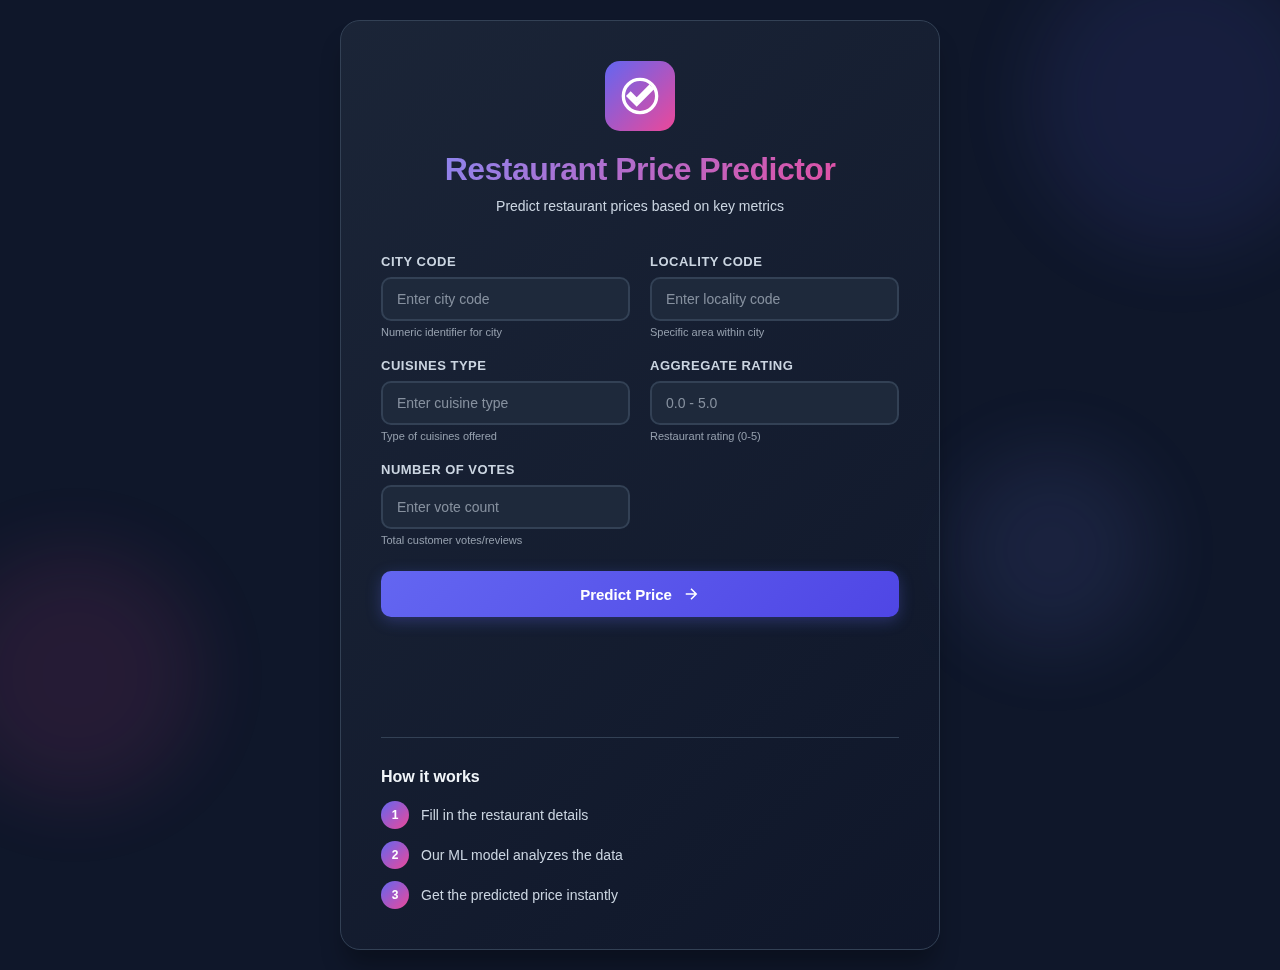
<file: frontend/index.html>
<!DOCTYPE html>
<html lang="en">
<head>
    <meta charset="UTF-8">
    <meta name="viewport" content="width=device-width, initial-scale=1.0">
    <title>Restaurant Price Predictor</title>
    <link rel="stylesheet" href="style.css">
</head>
<body>
    <div class="background-elements">
        <div class="blob blob-1"></div>
        <div class="blob blob-2"></div>
        <div class="blob blob-3"></div>
    </div>

    <main class="main-container">
        <div class="card-wrapper">
            <div class="header-section">
                <div class="icon-container">
                    <svg class="icon" viewBox="0 0 24 24" fill="none" stroke="currentColor" stroke-width="2">
                        <path d="M12 2C6.48 2 2 6.48 2 12s4.48 10 10 10 10-4.48 10-10S17.52 2 12 2m-2 15l-5-5 1.41-1.41L10 14.17l7.59-7.59L19 8l-9 9z"/>
                    </svg>
                </div>
                <h1 class="title">Restaurant Price Predictor</h1>
                <p class="subtitle">Predict restaurant prices based on key metrics</p>
            </div>

            <form id="predictForm" class="form-container">
                <div class="form-grid">
                    <div class="form-group">
                        <label for="city">City Code</label>
                        <input 
                            type="number" 
                            id="city" 
                            placeholder="Enter city code" 
                            required
                            class="form-input"
                        >
                        <span class="input-hint">Numeric identifier for city</span>
                    </div>

                    <div class="form-group">
                        <label for="locality">Locality Code</label>
                        <input 
                            type="number" 
                            id="locality" 
                            placeholder="Enter locality code" 
                            required
                            class="form-input"
                        >
                        <span class="input-hint">Specific area within city</span>
                    </div>

                    <div class="form-group">
                        <label for="cuisines">Cuisines Type</label>
                        <input 
                            type="number" 
                            id="cuisines" 
                            placeholder="Enter cuisine type" 
                            required
                            class="form-input"
                        >
                        <span class="input-hint">Type of cuisines offered</span>
                    </div>

                    <div class="form-group">
                        <label for="aggregate_rating">Aggregate Rating</label>
                        <input 
                            type="number" 
                            id="aggregate_rating" 
                            placeholder="0.0 - 5.0" 
                            min="0"
                            max="5"
                            step="0.1"
                            required
                            class="form-input"
                        >
                        <span class="input-hint">Restaurant rating (0-5)</span>
                    </div>

                    <div class="form-group">
                        <label for="votes">Number of Votes</label>
                        <input 
                            type="number" 
                            id="votes" 
                            placeholder="Enter vote count" 
                            required
                            class="form-input"
                        >
                        <span class="input-hint">Total customer votes/reviews</span>
                    </div>
                </div>

                <button type="submit" class="submit-btn">
                    <span class="btn-text">Predict Price</span>
                    <svg class="btn-icon" viewBox="0 0 24 24" fill="none" stroke="currentColor" stroke-width="2">
                        <path d="M5 12h14M12 5l7 7-7 7"/>
                    </svg>
                </button>
            </form>

            <div id="result" class="result-container"></div>

            <div class="info-section">
                <h3>How it works</h3>
                <ul class="info-list">
                    <li><span class="step">1</span> Fill in the restaurant details</li>
                    <li><span class="step">2</span> Our ML model analyzes the data</li>
                    <li><span class="step">3</span> Get the predicted price instantly</li>
                </ul>
            </div>
        </div>
    </main>

    <script src="script.js"></script>
</body>
</html>
</file>
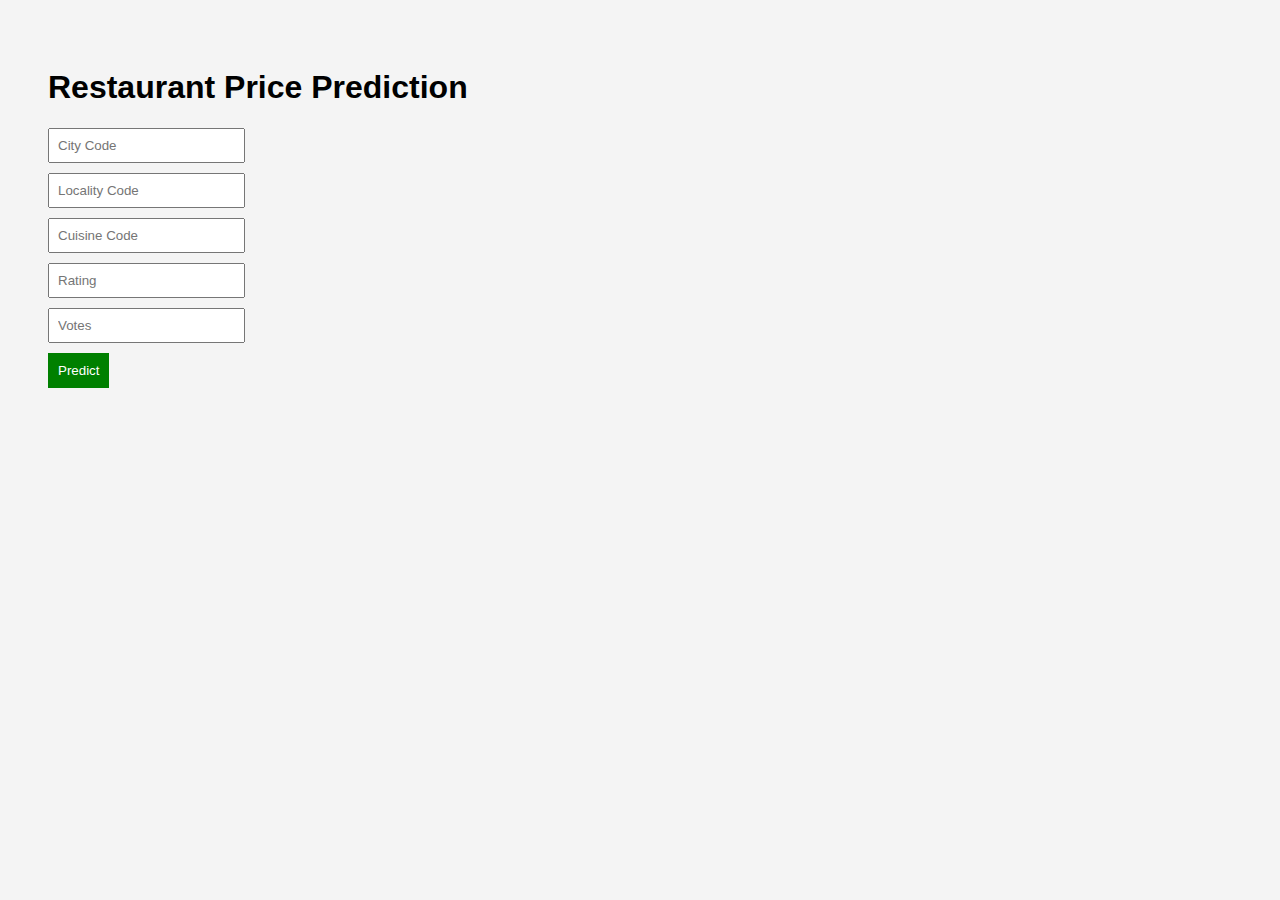
<file: backend/frontend/index.html>
<!DOCTYPE html>
<html>
<head>
  <title>Restaurant Price Predictor</title>
  <link rel="stylesheet" href="style.css">
</head>
<body>
  <h1>Restaurant Price Prediction</h1>

  <input id="city" placeholder="City Code">
  <input id="locality" placeholder="Locality Code">
  <input id="cuisines" placeholder="Cuisine Code">
  <input id="rating" placeholder="Rating">
  <input id="votes" placeholder="Votes">

  <button onclick="predict()">Predict</button>

  <h2 id="result"></h2>

  <script src="script.js"></script>
</body>
</html>
</file>
<file: frontend/style.css>
:root {
    --primary-color: #6366f1;
    --primary-dark: #4f46e5;
    --primary-light: #818cf8;
    --secondary-color: #ec4899;
    --success-color: #10b981;
    --error-color: #ef4444;
    --warning-color: #f59e0b;
    --bg-color: #0f172a;
    --bg-secondary: #1e293b;
    --text-primary: #f1f5f9;
    --text-secondary: #cbd5e1;
    --border-color: #334155;
    --shadow-sm: 0 1px 2px 0 rgba(0, 0, 0, 0.05);
    --shadow-md: 0 4px 6px -1px rgba(0, 0, 0, 0.1);
    --shadow-lg: 0 10px 15px -3px rgba(0, 0, 0, 0.2);
    --shadow-xl: 0 20px 25px -5px rgba(0, 0, 0, 0.3);
    --transition: all 0.3s cubic-bezier(0.4, 0, 0.2, 1);
}

* {
    margin: 0;
    padding: 0;
    box-sizing: border-box;
}

html {
    scroll-behavior: smooth;
}

body {
    font-family: -apple-system, BlinkMacSystemFont, 'Segoe UI', Roboto, 'Helvetica Neue', Arial, sans-serif;
    background-color: var(--bg-color);
    color: var(--text-primary);
    overflow-x: hidden;
    position: relative;
}

/* Background Animation Elements */
.background-elements {
    position: fixed;
    top: 0;
    left: 0;
    width: 100%;
    height: 100%;
    z-index: -1;
    overflow: hidden;
}

.blob {
    position: absolute;
    border-radius: 50%;
    opacity: 0.1;
    filter: blur(40px);
    animation: float 15s infinite ease-in-out;
}

.blob-1 {
    width: 300px;
    height: 300px;
    background: var(--primary-color);
    top: -50px;
    right: -50px;
    animation-delay: 0s;
}

.blob-2 {
    width: 250px;
    height: 250px;
    background: var(--secondary-color);
    bottom: 100px;
    left: -50px;
    animation-delay: 2s;
}

.blob-3 {
    width: 200px;
    height: 200px;
    background: var(--primary-light);
    top: 50%;
    right: 10%;
    animation-delay: 4s;
}

@keyframes float {
    0%, 100% {
        transform: translate(0, 0);
    }
    33% {
        transform: translate(30px, -50px);
    }
    66% {
        transform: translate(-20px, 20px);
    }
}

/* Main Container */
.main-container {
    min-height: 100vh;
    display: flex;
    align-items: center;
    justify-content: center;
    padding: 20px;
}

.card-wrapper {
    width: 100%;
    max-width: 600px;
    background: linear-gradient(135deg, rgba(30, 41, 59, 0.8) 0%, rgba(15, 23, 42, 0.8) 100%);
    border: 1px solid var(--border-color);
    border-radius: 20px;
    padding: 40px;
    box-shadow: var(--shadow-xl);
    backdrop-filter: blur(10px);
    animation: slideUp 0.6s ease-out;
}

@keyframes slideUp {
    from {
        opacity: 0;
        transform: translateY(30px);
    }
    to {
        opacity: 1;
        transform: translateY(0);
    }
}

/* Header Section */
.header-section {
    text-align: center;
    margin-bottom: 40px;
}

.icon-container {
    width: 70px;
    height: 70px;
    margin: 0 auto 20px;
    background: linear-gradient(135deg, var(--primary-color) 0%, var(--secondary-color) 100%);
    border-radius: 15px;
    display: flex;
    align-items: center;
    justify-content: center;
    animation: bounce 2s ease-in-out infinite;
}

.icon {
    width: 40px;
    height: 40px;
    color: white;
}

@keyframes bounce {
    0%, 100% {
        transform: translateY(0);
    }
    50% {
        transform: translateY(-10px);
    }
}

.title {
    font-size: 32px;
    font-weight: 700;
    margin-bottom: 10px;
    background: linear-gradient(135deg, var(--primary-light) 0%, var(--secondary-color) 100%);
    -webkit-background-clip: text;
    -webkit-text-fill-color: transparent;
    background-clip: text;
    letter-spacing: -0.5px;
}

.subtitle {
    color: var(--text-secondary);
    font-size: 14px;
    font-weight: 500;
}

/* Form Styles */
.form-container {
    margin-bottom: 30px;
}

.form-grid {
    display: grid;
    grid-template-columns: 1fr;
    gap: 20px;
    margin-bottom: 25px;
}

@media (min-width: 600px) {
    .form-grid {
        grid-template-columns: 1fr 1fr;
    }
}

.form-group {
    display: flex;
    flex-direction: column;
}

.form-group label {
    font-size: 13px;
    font-weight: 600;
    color: var(--text-secondary);
    margin-bottom: 8px;
    text-transform: uppercase;
    letter-spacing: 0.5px;
}

.form-input {
    padding: 12px 14px;
    background-color: var(--bg-secondary);
    border: 2px solid var(--border-color);
    border-radius: 10px;
    color: var(--text-primary);
    font-size: 14px;
    font-weight: 500;
    transition: var(--transition);
    outline: none;
}

.form-input:focus {
    border-color: var(--primary-color);
    background-color: rgba(99, 102, 241, 0.05);
    box-shadow: 0 0 0 3px rgba(99, 102, 241, 0.1);
}

.form-input:hover {
    border-color: var(--primary-light);
}

.form-input::placeholder {
    color: var(--text-secondary);
    opacity: 0.6;
}

.input-hint {
    font-size: 11px;
    color: var(--text-secondary);
    margin-top: 5px;
    opacity: 0.7;
}

/* Submit Button */
.submit-btn {
    width: 100%;
    padding: 14px 20px;
    background: linear-gradient(135deg, var(--primary-color) 0%, var(--primary-dark) 100%);
    color: white;
    border: none;
    border-radius: 10px;
    font-size: 15px;
    font-weight: 600;
    cursor: pointer;
    transition: var(--transition);
    display: flex;
    align-items: center;
    justify-content: center;
    gap: 10px;
    box-shadow: 0 4px 15px rgba(99, 102, 241, 0.3);
    position: relative;
    overflow: hidden;
}

.submit-btn::before {
    content: '';
    position: absolute;
    top: 0;
    left: -100%;
    width: 100%;
    height: 100%;
    background: linear-gradient(90deg, transparent, rgba(255, 255, 255, 0.2), transparent);
    transition: var(--transition);
}

.submit-btn:hover {
    transform: translateY(-2px);
    box-shadow: 0 6px 20px rgba(99, 102, 241, 0.4);
}

.submit-btn:hover::before {
    left: 100%;
}

.submit-btn:active {
    transform: translateY(0);
}

.submit-btn:disabled {
    opacity: 0.6;
    cursor: not-allowed;
}

.btn-text {
    font-weight: 600;
}

.btn-icon {
    width: 18px;
    height: 18px;
    transition: var(--transition);
}

.submit-btn:hover .btn-icon {
    transform: translateX(3px);
}

/* Result Container */
.result-container {
    min-height: 60px;
    margin-bottom: 30px;
    animation: fadeIn 0.4s ease-out;
}

@keyframes fadeIn {
    from {
        opacity: 0;
        transform: translateY(10px);
    }
    to {
        opacity: 1;
        transform: translateY(0);
    }
}

.result-message {
    padding: 16px;
    border-radius: 12px;
    border: 1px solid;
    display: flex;
    align-items: center;
    gap: 12px;
    font-weight: 500;
    animation: slideDown 0.3s ease-out;
}

@keyframes slideDown {
    from {
        opacity: 0;
        transform: translateY(-10px);
    }
    to {
        opacity: 1;
        transform: translateY(0);
    }
}

.result-icon {
    width: 24px;
    height: 24px;
    flex-shrink: 0;
}

.result-success {
    background-color: rgba(16, 185, 129, 0.1);
    border-color: var(--success-color);
    color: var(--success-color);
}

.result-error {
    background-color: rgba(239, 68, 68, 0.1);
    border-color: var(--error-color);
    color: var(--error-color);
}

.result-loading {
    background-color: rgba(99, 102, 241, 0.1);
    border-color: var(--primary-color);
    color: var(--primary-color);
}

.price-value {
    font-size: 24px;
    font-weight: 700;
    background: linear-gradient(135deg, var(--primary-light) 0%, var(--secondary-color) 100%);
    -webkit-background-clip: text;
    -webkit-text-fill-color: transparent;
    background-clip: text;
}

/* Info Section */
.info-section {
    padding-top: 30px;
    border-top: 1px solid var(--border-color);
}

.info-section h3 {
    font-size: 16px;
    font-weight: 600;
    margin-bottom: 15px;
    color: var(--text-primary);
}

.info-list {
    list-style: none;
    display: flex;
    flex-direction: column;
    gap: 12px;
}

.info-list li {
    display: flex;
    align-items: center;
    gap: 12px;
    color: var(--text-secondary);
    font-size: 14px;
    font-weight: 500;
}

.step {
    display: flex;
    align-items: center;
    justify-content: center;
    width: 28px;
    height: 28px;
    background: linear-gradient(135deg, var(--primary-color) 0%, var(--secondary-color) 100%);
    color: white;
    border-radius: 50%;
    font-size: 12px;
    font-weight: 700;
    flex-shrink: 0;
}

/* Responsive */
@media (max-width: 600px) {
    .card-wrapper {
        padding: 25px;
    }

    .title {
        font-size: 26px;
    }

    .subtitle {
        font-size: 13px;
    }

    .form-grid {
        grid-template-columns: 1fr;
    }

    .icon-container {
        width: 60px;
        height: 60px;
    }

    .icon {
        width: 35px;
        height: 35px;
    }
}

/* Scrollbar Styling */
::-webkit-scrollbar {
    width: 8px;
}

::-webkit-scrollbar-track {
    background: var(--bg-color);
}

::-webkit-scrollbar-thumb {
    background: var(--primary-color);
    border-radius: 4px;
}

::-webkit-scrollbar-thumb:hover {
    background: var(--primary-dark);
}
</file>
<file: backend/frontend/style.css>
body {
  font-family: Arial;
  background: #f4f4f4;
  padding: 40px;
}

input {
  display: block;
  margin: 10px 0;
  padding: 8px;
}

button {
  padding: 10px;
  background: green;
  color: white;
  border: none;
}
</file>
